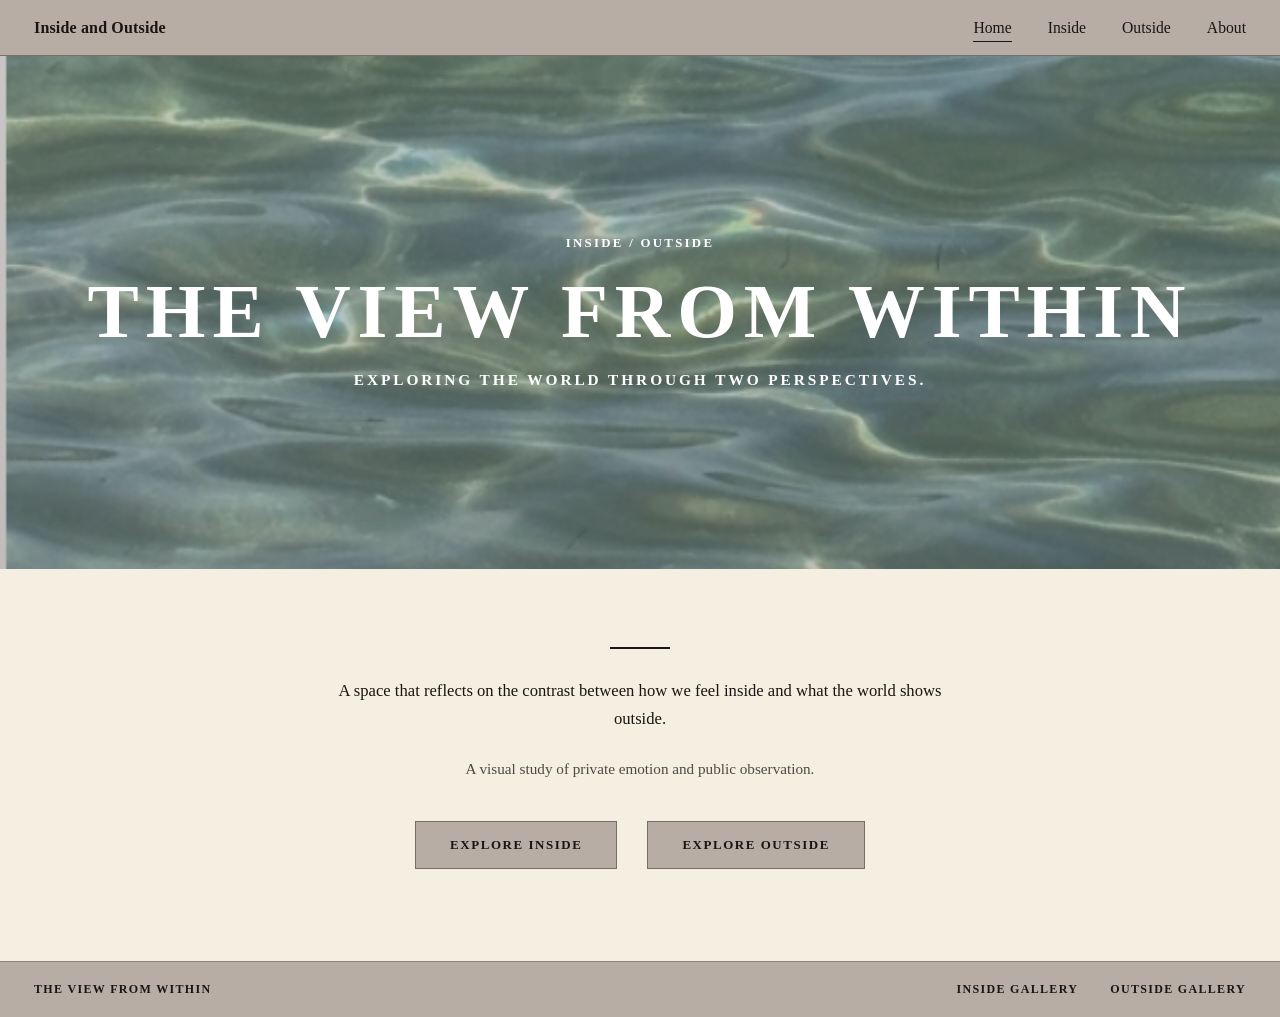
<file: index.html>
<!DOCTYPE html>
<html lang="en">
<head>
  <meta charset="UTF-8" />
  <meta name="viewport" content="width=device-width, initial-scale=1.0" />
  <title>Inside and Outside | Home</title>
  <link rel="stylesheet" href="style.css" />
</head>

<body class="home-page">

  <a class="skip-link" href="#main-content">Skip to content</a>

  <header class="site-header">
    <a href="index.html" class="logo">Inside and Outside</a>

    <button
      class="menu-toggle"
      id="menuToggle"
      type="button"
      aria-label="Open navigation menu"
      aria-controls="primaryNavigation"
      aria-expanded="false">
      ☰
    </button>

    <nav class="nav-links" id="primaryNavigation" aria-label="Primary navigation">
      <a href="index.html" class="active" aria-current="page">Home</a>
      <a href="inside.html">Inside</a>
      <a href="outside.html">Outside</a>
      <a href="about.html">About</a>
    </nav>
  </header>

  <main id="main-content">

    <section class="hero">
      <div class="hero-overlay fade-in">
        <p class="small-label hero-label">Inside / Outside</p>
        <h1>The View From Within</h1>
        <p class="hero-subtitle">Exploring the world through two perspectives.</p>
      </div>
    </section>

    <section class="intro-section fade-in">
      <p class="intro-statement">
        A space that reflects on the contrast between how we feel inside
        and what the world shows outside.
      </p>

      <p class="concept-line">
        A visual study of private emotion and public observation.
      </p>

      <div class="button-row">
        <a href="inside.html" class="btn neutral-btn">Explore Inside</a>
        <a href="outside.html" class="btn neutral-btn">Explore Outside</a>
      </div>
    </section>

  </main>

  <footer class="site-footer">
    <span class="footer-title">The View From Within</span>

    <div class="footer-links">
      <a href="inside-gallery.html">Inside Gallery</a>
      <a href="outside-gallery.html">Outside Gallery</a>
    </div>
  </footer>

  <script src="script.js"></script>
</body>
</html>
</file>
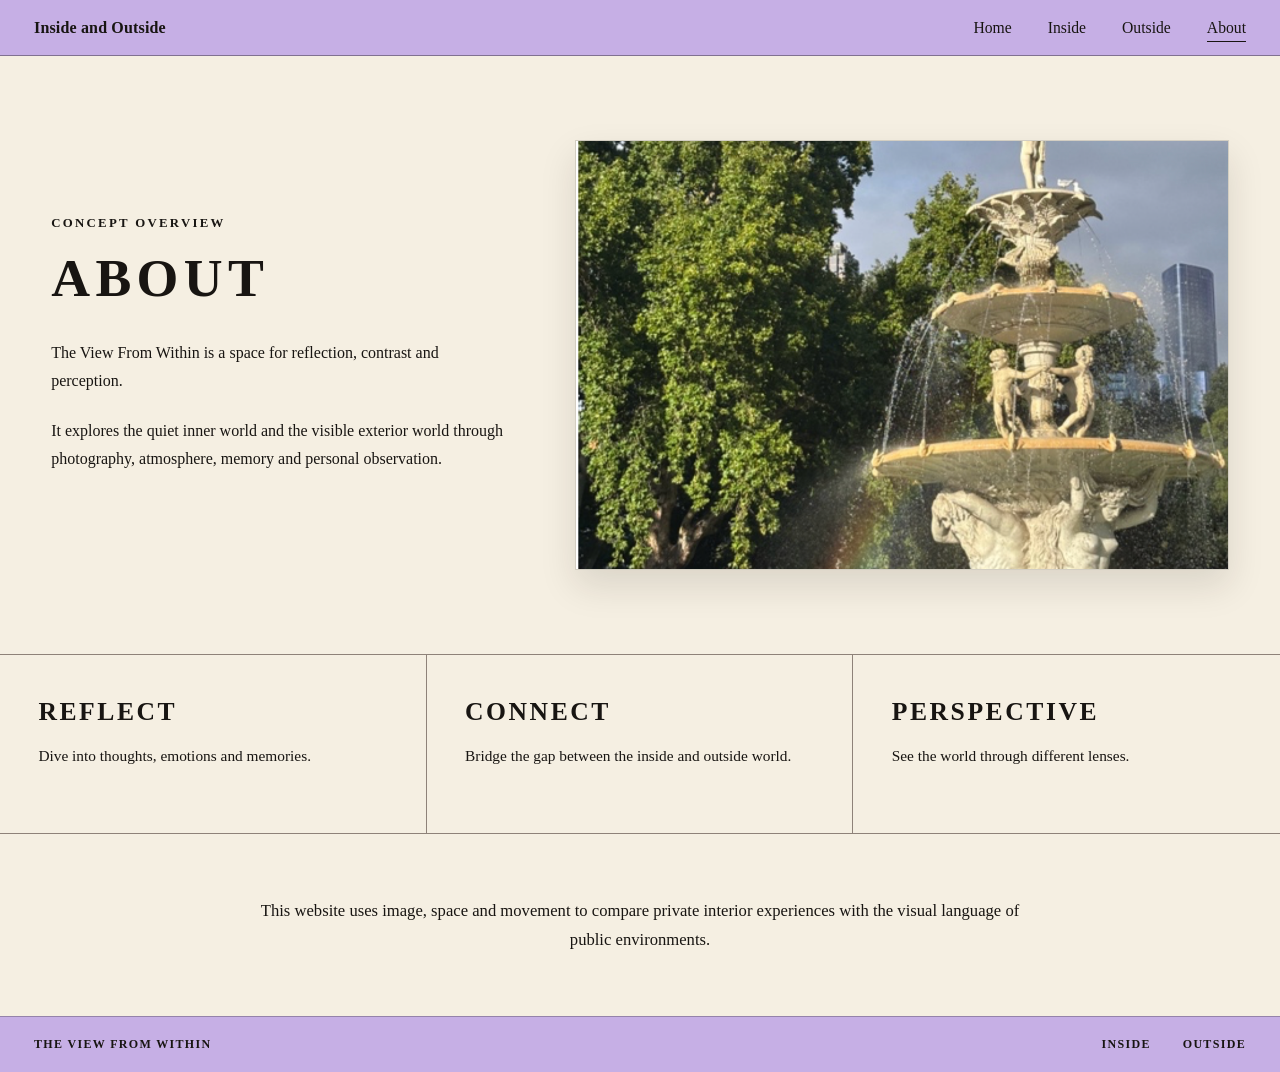
<file: about.html>
<!DOCTYPE html>
<html lang="en">
<head>
  <meta charset="UTF-8" />
  <meta name="viewport" content="width=device-width, initial-scale=1.0" />
  <title>Inside and Outside | About</title>
  <link rel="stylesheet" href="style.css" />
</head>

<body class="about-page">

  <a class="skip-link" href="#main-content">Skip to content</a>

  <header class="site-header purple-header">
    <a href="index.html" class="logo">Inside and Outside</a>

    <button
      class="menu-toggle"
      id="menuToggle"
      type="button"
      aria-label="Open navigation menu"
      aria-controls="primaryNavigation"
      aria-expanded="false">
      ☰
    </button>

    <nav class="nav-links" id="primaryNavigation" aria-label="Primary navigation">
      <a href="index.html">Home</a>
      <a href="inside.html">Inside</a>
      <a href="outside.html">Outside</a>
      <a href="about.html" class="active" aria-current="page">About</a>
    </nav>
  </header>

  <main id="main-content" class="about-layout fade-in">

    <section class="about-text">
      <p class="small-label">Concept Overview</p>

      <h1>About</h1>

      <p class="about-copy">
        The View From Within is a space for reflection, contrast and perception.
      </p>

      <p class="about-copy">
        It explores the quiet inner world and the visible exterior world
        through photography, atmosphere, memory and personal observation.
      </p>
    </section>

    <section class="about-image">
      <img
        src="images/about-main.jpg"
        alt="An outdoor fountain surrounded by greenery and city architecture." />
    </section>

  </main>

  <section class="about-cards" aria-label="Project themes">

    <article class="card">
      <h2>Reflect</h2>
      <p>Dive into thoughts, emotions and memories.</p>
    </article>

    <article class="card">
      <h2>Connect</h2>
      <p>Bridge the gap between the inside and outside world.</p>
    </article>

    <article class="card">
      <h2>Perspective</h2>
      <p>See the world through different lenses.</p>
    </article>

  </section>

  <section class="closing-section">
    <p>
      This website uses image, space and movement to compare private
      interior experiences with the visual language of public environments.
    </p>
  </section>

  <footer class="site-footer purple-footer">
    <span class="footer-title">The View From Within</span>

    <div class="footer-links">
      <a href="inside.html">Inside</a>
      <a href="outside.html">Outside</a>
    </div>
  </footer>

  <script src="script.js"></script>
</body>
</html>
</file>
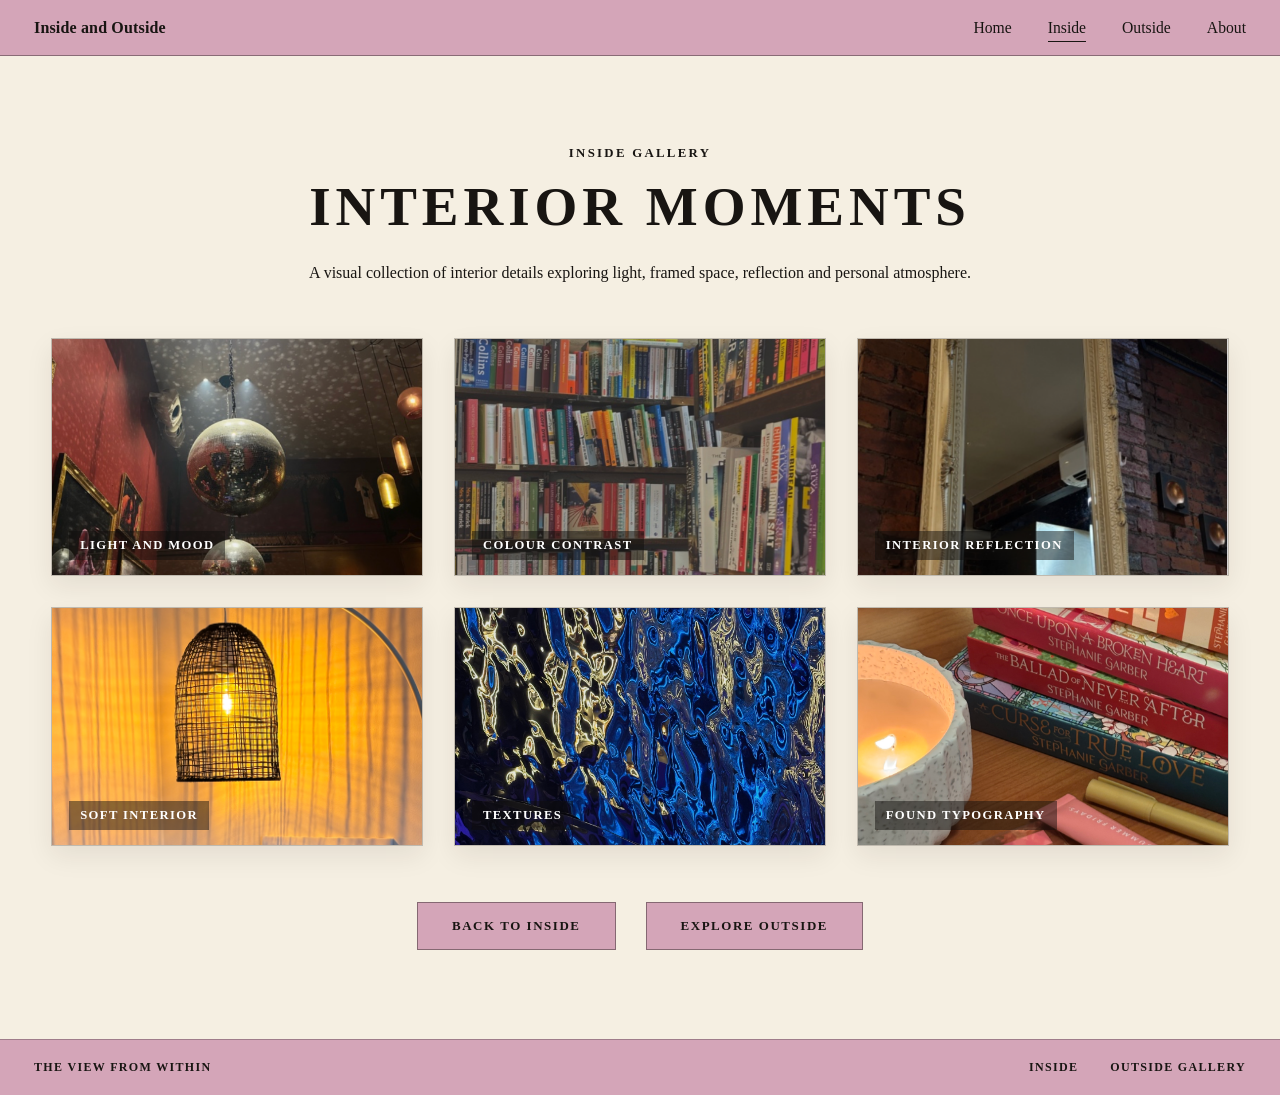
<file: inside-gallery.html>
<!DOCTYPE html>
<html lang="en">
<head>
  <meta charset="UTF-8" />
  <meta name="viewport" content="width=device-width, initial-scale=1.0" />
  <title>Inside Gallery | Inside and Outside</title>
  <link rel="stylesheet" href="style.css" />
</head>

<body class="inside-gallery-page">

  <a class="skip-link" href="#main-content">Skip to content</a>

  <header class="site-header pink-header">
    <a href="index.html" class="logo">Inside and Outside</a>

    <button
      class="menu-toggle"
      id="menuToggle"
      type="button"
      aria-label="Open navigation menu"
      aria-controls="primaryNavigation"
      aria-expanded="false">
      ☰
    </button>

    <nav class="nav-links" id="primaryNavigation" aria-label="Primary navigation">
      <a href="index.html">Home</a>
      <a href="inside.html" class="active" aria-current="page">Inside</a>
      <a href="outside.html">Outside</a>
      <a href="about.html">About</a>
    </nav>
  </header>

  <main id="main-content" class="gallery-page fade-in">

    <section class="gallery-heading">
      <p class="small-label">Inside Gallery</p>

      <h1>Interior Moments</h1>

      <p class="gallery-description">
        A visual collection of interior details exploring light, framed space,
        reflection and personal atmosphere.
      </p>
    </section>

    <section class="image-grid six" aria-label="Interior photography gallery">

      <figure tabindex="0">
        <img
          src="images/inside-1.jpg"
          alt="A mirrored sphere and soft lighting in an interior setting." />
        <figcaption>Light and Mood</figcaption>
      </figure>

      <figure tabindex="0">
        <img
          src="images/inside-2.jpg"
          alt="A bookcase showing varied colours and printed titles." />
        <figcaption>Colour Contrast</figcaption>
      </figure>

      <figure tabindex="0">
        <img
          src="images/inside-3.jpg"
          alt="A framed mirror against an interior brick wall." />
        <figcaption>Interior Reflection</figcaption>
      </figure>

      <figure tabindex="0">
        <img
          src="images/inside-4.jpg"
          alt="A softly glowing lamp against warm curtains." />
        <figcaption>Soft Interior</figcaption>
      </figure>

      <figure tabindex="0">
        <img
          src="images/inside-5.jpg"
          alt="An abstract blue and gold reflective surface." />
        <figcaption>Textures</figcaption>
      </figure>

      <figure tabindex="0">
        <img
          src="images/inside-6.jpg"
          alt="Books and objects arranged beside a softly lit candle." />
        <figcaption>Found Typography</figcaption>
      </figure>

    </section>

    <div class="center-button double-buttons">
      <a href="inside.html" class="btn pink-btn">Back to Inside</a>
      <a href="outside.html" class="btn pink-btn">Explore Outside</a>
    </div>

  </main>

  <footer class="site-footer pink-footer">
    <span class="footer-title">The View From Within</span>

    <div class="footer-links">
      <a href="inside.html">Inside</a>
      <a href="outside-gallery.html">Outside Gallery</a>
    </div>
  </footer>

  <script src="script.js"></script>
</body>
</html>
</file>
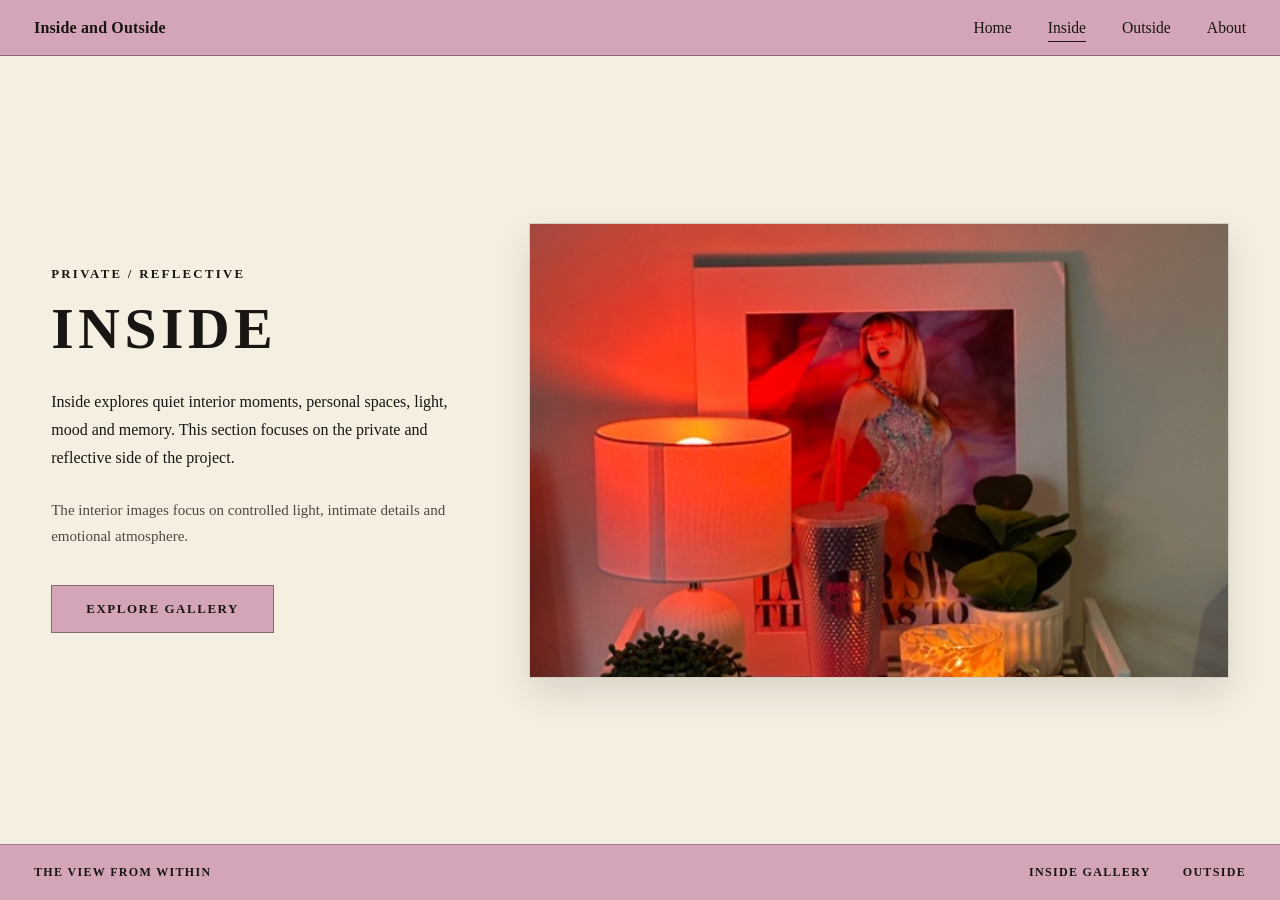
<file: inside.html>
<!DOCTYPE html>
<html lang="en">
<head>
  <meta charset="UTF-8" />
  <meta name="viewport" content="width=device-width, initial-scale=1.0" />
  <title>Inside and Outside | Inside</title>
  <link rel="stylesheet" href="style.css" />
</head>

<body class="inside-main-page">

  <a class="skip-link" href="#main-content">Skip to content</a>

  <header class="site-header pink-header">
    <a href="index.html" class="logo">Inside and Outside</a>

    <button
      class="menu-toggle"
      id="menuToggle"
      type="button"
      aria-label="Open navigation menu"
      aria-controls="primaryNavigation"
      aria-expanded="false">
      ☰
    </button>

    <nav class="nav-links" id="primaryNavigation" aria-label="Primary navigation">
      <a href="index.html">Home</a>
      <a href="inside.html" class="active" aria-current="page">Inside</a>
      <a href="outside.html">Outside</a>
      <a href="about.html">About</a>
    </nav>
  </header>

  <main id="main-content" class="main-feature-page fade-in">

    <section class="feature-text">
      <p class="small-label">Private / Reflective</p>

      <h1>Inside</h1>

      <p class="feature-copy">
        Inside explores quiet interior moments, personal spaces, light,
        mood and memory. This section focuses on the private and reflective
        side of the project.
      </p>

      <p class="supporting-line">
        The interior images focus on controlled light, intimate details
        and emotional atmosphere.
      </p>

      <a href="inside-gallery.html" class="btn pink-btn">Explore Gallery</a>
    </section>

    <section class="feature-image">
      <img
        src="images/inside-main.jpg"
        alt="A warmly lit interior arrangement with a lamp, plant and framed image." />
    </section>

  </main>

  <footer class="site-footer pink-footer">
    <span class="footer-title">The View From Within</span>

    <div class="footer-links">
      <a href="inside-gallery.html">Inside Gallery</a>
      <a href="outside.html">Outside</a>
    </div>
  </footer>

  <script src="script.js"></script>
</body>
</html>
</file>
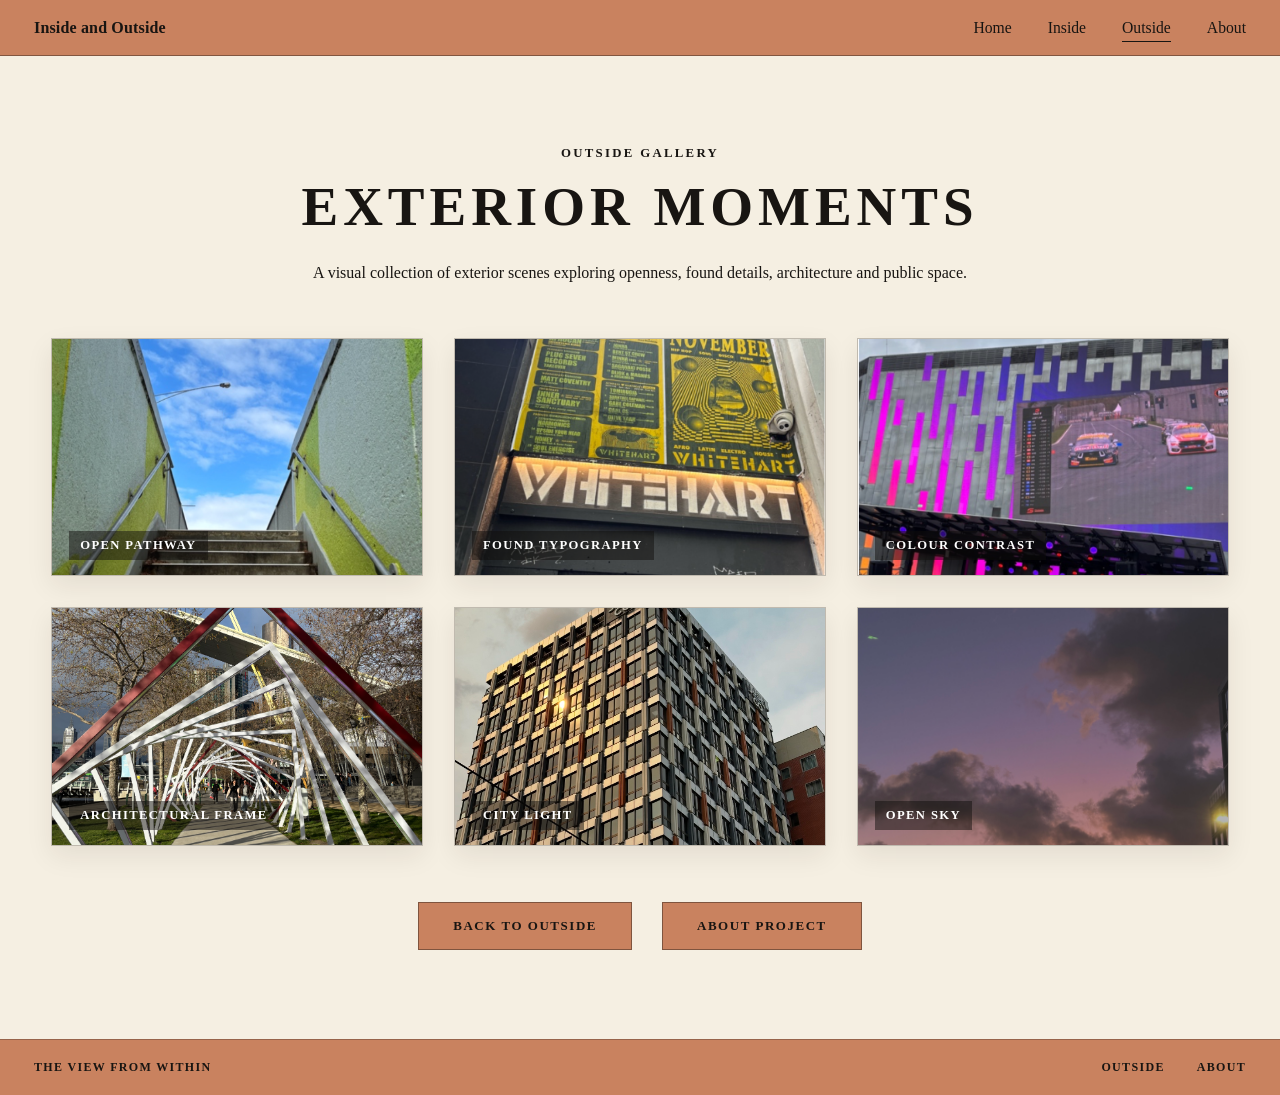
<file: outside-gallery.html>
<!DOCTYPE html>
<html lang="en">
<head>
  <meta charset="UTF-8" />
  <meta name="viewport" content="width=device-width, initial-scale=1.0" />
  <title>Outside Gallery | Inside and Outside</title>
  <link rel="stylesheet" href="style.css" />
</head>

<body class="outside-gallery-page">

  <a class="skip-link" href="#main-content">Skip to content</a>

  <header class="site-header orange-header">
    <a href="index.html" class="logo">Inside and Outside</a>

    <button
      class="menu-toggle"
      id="menuToggle"
      type="button"
      aria-label="Open navigation menu"
      aria-controls="primaryNavigation"
      aria-expanded="false">
      ☰
    </button>

    <nav class="nav-links" id="primaryNavigation" aria-label="Primary navigation">
      <a href="index.html">Home</a>
      <a href="inside.html">Inside</a>
      <a href="outside.html" class="active" aria-current="page">Outside</a>
      <a href="about.html">About</a>
    </nav>
  </header>

  <main id="main-content" class="gallery-page fade-in">

    <section class="gallery-heading">
      <p class="small-label">Outside Gallery</p>

      <h1>Exterior Moments</h1>

      <p class="gallery-description">
        A visual collection of exterior scenes exploring openness, found
        details, architecture and public space.
      </p>
    </section>

    <section class="image-grid six" aria-label="Exterior photography gallery">

      <figure tabindex="0">
        <img
          src="images/outside-1.jpg"
          alt="A staircase between two green walls opening toward blue sky." />
        <figcaption>Open Pathway</figcaption>
      </figure>

      <figure tabindex="0">
        <img
          src="images/outside-2.jpg"
          alt="A street sign displaying expressive found typography." />
        <figcaption>Found Typography</figcaption>
      </figure>

      <figure tabindex="0">
        <img
          src="images/outside-3.jpg"
          alt="A public screen with purple lighting and racing imagery." />
        <figcaption>Colour Contrast</figcaption>
      </figure>

      <figure tabindex="0">
        <img
          src="images/outside-4.jpg"
          alt="A geometric outdoor structure framing a walkway." />
        <figcaption>Architectural Frame</figcaption>
      </figure>

      <figure tabindex="0">
        <img
          src="images/outside-5.jpg"
          alt="Sunlight reflecting through the windows of an urban building." />
        <figcaption>City Light</figcaption>
      </figure>

      <figure tabindex="0">
        <img
          src="images/outside-6.jpg"
          alt="Soft clouds in a pastel-coloured evening sky." />
        <figcaption>Open Sky</figcaption>
      </figure>

    </section>

    <div class="center-button double-buttons">
      <a href="outside.html" class="btn orange-btn">Back to Outside</a>
      <a href="about.html" class="btn orange-btn">About Project</a>
    </div>

  </main>

  <footer class="site-footer orange-footer">
    <span class="footer-title">The View From Within</span>

    <div class="footer-links">
      <a href="outside.html">Outside</a>
      <a href="about.html">About</a>
    </div>
  </footer>

  <script src="script.js"></script>
</body>
</html>
</file>
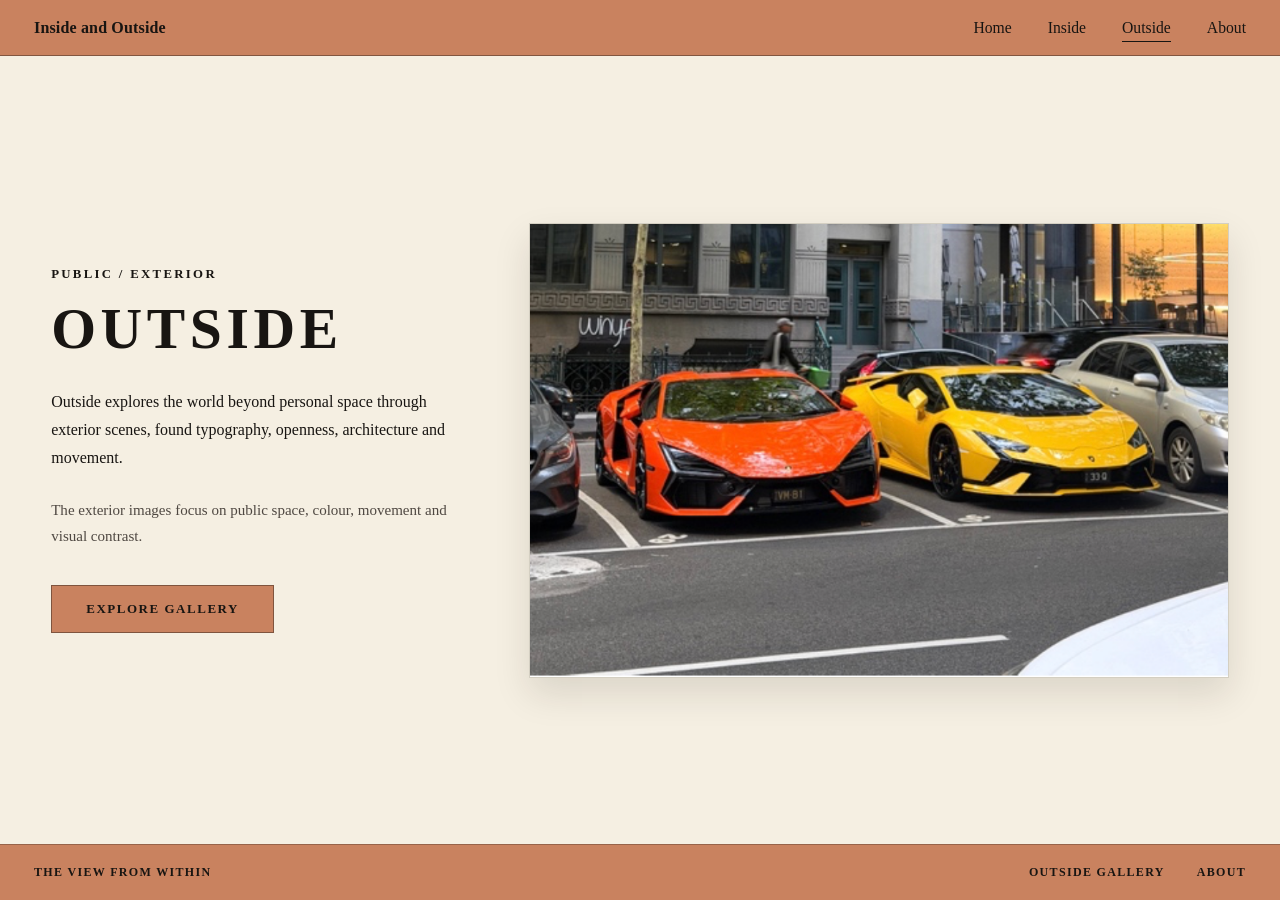
<file: outside.html>
<!DOCTYPE html>
<html lang="en">
<head>
  <meta charset="UTF-8" />
  <meta name="viewport" content="width=device-width, initial-scale=1.0" />
  <title>Inside and Outside | Outside</title>
  <link rel="stylesheet" href="style.css" />
</head>

<body class="outside-main-page">

  <a class="skip-link" href="#main-content">Skip to content</a>

  <header class="site-header orange-header">
    <a href="index.html" class="logo">Inside and Outside</a>

    <button
      class="menu-toggle"
      id="menuToggle"
      type="button"
      aria-label="Open navigation menu"
      aria-controls="primaryNavigation"
      aria-expanded="false">
      ☰
    </button>

    <nav class="nav-links" id="primaryNavigation" aria-label="Primary navigation">
      <a href="index.html">Home</a>
      <a href="inside.html">Inside</a>
      <a href="outside.html" class="active" aria-current="page">Outside</a>
      <a href="about.html">About</a>
    </nav>
  </header>

  <main id="main-content" class="main-feature-page fade-in">

    <section class="feature-text">
      <p class="small-label">Public / Exterior</p>

      <h1>Outside</h1>

      <p class="feature-copy">
        Outside explores the world beyond personal space through exterior
        scenes, found typography, openness, architecture and movement.
      </p>

      <p class="supporting-line">
        The exterior images focus on public space, colour, movement
        and visual contrast.
      </p>

      <a href="outside-gallery.html" class="btn orange-btn">Explore Gallery</a>
    </section>

    <section class="feature-image">
      <img
        src="images/outside-main.jpg"
        alt="Bright orange and yellow cars parked in a public street scene." />
    </section>

  </main>

  <footer class="site-footer orange-footer">
    <span class="footer-title">The View From Within</span>

    <div class="footer-links">
      <a href="outside-gallery.html">Outside Gallery</a>
      <a href="about.html">About</a>
    </div>
  </footer>

  <script src="script.js"></script>
</body>
</html>
</file>
<file: style.css>
/* ===============================
   THE VIEW FROM WITHIN
   Final Website Styles
   =============================== */

:root {
  --background: #f5efe2;
  --ink: #181512;
  --neutral: #b7ada4;
  --inside: #d4a5b8;
  --outside: #c9825f;
  --about: #c6afe5;
  --line: #8e8279;
  --paragraph: #4f4842;
  --shadow: 0 16px 34px rgba(32, 24, 18, 0.12);
  --content-width: 1440px;
  --transition: 250ms ease;
}

/* ===============================
   Reset and General Styles
   =============================== */

* {
  margin: 0;
  padding: 0;
  box-sizing: border-box;
}

html {
  scroll-behavior: smooth;
}

body {
  min-height: 100vh;
  display: flex;
  flex-direction: column;
  font-family: Georgia, "Times New Roman", serif;
  background: var(--background);
  color: var(--ink);
}

main {
  flex: 1;
}

a {
  color: inherit;
  text-decoration: none;
}

img {
  width: 100%;
  display: block;
  object-fit: cover;
}

/* ===============================
   Accessibility
   =============================== */

.skip-link {
  position: absolute;
  top: -60px;
  left: 18px;
  z-index: 1000;
  padding: 12px 16px;
  background: var(--ink);
  color: var(--background);
}

.skip-link:focus {
  top: 12px;
}

a:focus-visible,
button:focus-visible,
figure:focus-visible {
  outline: 3px solid var(--ink);
  outline-offset: 4px;
}

/* ===============================
   Header and Navigation
   =============================== */

.site-header {
  width: 100%;
  min-height: 56px;
  padding: 12px clamp(20px, 3vw, 34px);
  display: flex;
  align-items: center;
  justify-content: space-between;
  background: var(--neutral);
  border-bottom: 1px solid rgba(24, 21, 18, 0.4);
  position: sticky;
  top: 0;
  z-index: 100;
}

.logo {
  font-size: 1rem;
  font-weight: bold;
  letter-spacing: 0.01em;
}

.nav-links {
  display: flex;
  align-items: center;
  gap: clamp(20px, 3vw, 36px);
}

.nav-links a {
  position: relative;
  padding: 5px 0;
  font-size: 0.98rem;
}

.nav-links a::after {
  content: "";
  position: absolute;
  right: 0;
  bottom: 0;
  left: 0;
  height: 1px;
  background: var(--ink);
  transform: scaleX(0);
  transform-origin: left;
  transition: transform var(--transition);
}

.nav-links a:hover::after,
.nav-links a.active::after,
.nav-links a[aria-current="page"]::after {
  transform: scaleX(1);
}

.menu-toggle {
  display: none;
  border: none;
  background: transparent;
  color: var(--ink);
  font-size: 1.45rem;
  cursor: pointer;
}

/* Header page colours */

.pink-header {
  background: var(--inside);
}

.orange-header {
  background: var(--outside);
}

.purple-header {
  background: var(--about);
}

/* ===============================
   Typography
   =============================== */

.small-label {
  margin-bottom: 16px;
  font-size: 0.8rem;
  font-weight: bold;
  text-transform: uppercase;
  letter-spacing: 0.18em;
}

h1,
h2,
figcaption,
.btn {
  text-transform: uppercase;
}

/* ===============================
   Buttons
   =============================== */

.btn {
  min-height: 48px;
  padding: 13px 34px;
  display: inline-flex;
  align-items: center;
  justify-content: center;
  border: 1px solid rgba(24, 21, 18, 0.42);
  font-size: 0.81rem;
  font-weight: bold;
  letter-spacing: 0.12em;
  transition:
    transform var(--transition),
    background-color var(--transition),
    color var(--transition),
    border-color var(--transition);
}

.neutral-btn {
  background: var(--neutral);
}

.pink-btn {
  background: var(--inside);
}

.orange-btn {
  background: var(--outside);
}

.btn:hover,
.btn:focus-visible {
  background: var(--ink);
  border-color: var(--ink);
  color: var(--background);
  transform: translateY(-3px);
}

.button-row,
.double-buttons {
  display: flex;
  justify-content: center;
  flex-wrap: wrap;
  gap: 30px;
}

.center-button {
  margin-top: clamp(38px, 5vw, 56px);
  text-align: center;
}

/* ===============================
   Home Page
   =============================== */

.hero {
  min-height: clamp(420px, 57vh, 560px);
  padding: 32px 20px;
  display: flex;
  align-items: center;
  justify-content: center;
  background-image:
    linear-gradient(rgba(32, 28, 24, 0.25), rgba(32, 28, 24, 0.29)),
    url("images/home-bg.jpg");
  background-size: cover;
  background-position: center;
}

.hero-overlay {
  max-width: 1200px;
  text-align: center;
  color: #ffffff;
}

.hero-label {
  margin-bottom: 20px;
  color: #ffffff;
}

.hero h1 {
  margin-bottom: 18px;
  font-size: clamp(2.5rem, 6vw, 5.2rem);
  line-height: 1.08;
  letter-spacing: clamp(0.09em, 0.35vw, 0.16em);
}

.hero-subtitle {
  font-size: clamp(0.82rem, 1.25vw, 0.96rem);
  font-weight: bold;
  text-transform: uppercase;
  letter-spacing: 0.19em;
}

.intro-section {
  max-width: 780px;
  margin: 0 auto;
  padding: clamp(58px, 7vw, 78px) 22px clamp(66px, 8vw, 92px);
  text-align: center;
}

.intro-section::before {
  content: "";
  width: 60px;
  height: 2px;
  display: block;
  margin: 0 auto 28px;
  background: var(--ink);
}

.intro-statement {
  max-width: 610px;
  margin: 0 auto 22px;
  font-size: clamp(1rem, 1.3vw, 1.08rem);
  line-height: 1.7;
}

.concept-line {
  max-width: 580px;
  margin: 0 auto 40px;
  color: var(--paragraph);
  font-size: 0.95rem;
  line-height: 1.7;
}

/* ===============================
   Inside and Outside Main Pages
   =============================== */

.main-feature-page {
  width: min(var(--content-width), 100%);
  min-height: calc(100vh - 112px);
  margin: 0 auto;
  padding: clamp(58px, 7vw, 92px) clamp(22px, 4vw, 58px);
  display: grid;
  grid-template-columns: minmax(285px, 0.84fr) minmax(420px, 1.42fr);
  align-items: center;
  gap: clamp(42px, 5vw, 76px);
}

.feature-text h1 {
  margin-bottom: 28px;
  font-size: clamp(3rem, 4.5vw, 3.7rem);
  line-height: 1.08;
  letter-spacing: 0.08em;
}

.feature-copy {
  max-width: 450px;
  margin-bottom: 26px;
  font-size: 1rem;
  line-height: 1.75;
}

.supporting-line {
  max-width: 450px;
  margin-bottom: 36px;
  color: var(--paragraph);
  font-size: 0.94rem;
  line-height: 1.7;
}

.feature-image img {
  height: clamp(370px, 39vw, 455px);
  border: 1px solid rgba(24, 21, 18, 0.15);
  box-shadow: var(--shadow);
}

.inside-main-page .feature-image img {
  object-position: center center;
}

.outside-main-page .feature-image img {
  object-position: center bottom;
}

/* ===============================
   Gallery Pages
   =============================== */

.gallery-page {
  width: min(var(--content-width), 100%);
  margin: 0 auto;
  padding:
    clamp(62px, 7vw, 92px)
    clamp(20px, 4vw, 58px)
    clamp(64px, 7vw, 96px);
}

.gallery-heading {
  max-width: 860px;
  margin: 0 auto clamp(38px, 4vw, 58px);
  text-align: center;
}

.gallery-heading h1 {
  margin-bottom: 22px;
  font-size: clamp(2.45rem, 4.3vw, 3.45rem);
  line-height: 1.1;
  letter-spacing: 0.09em;
}

.gallery-description {
  max-width: 690px;
  margin: 0 auto;
  font-size: 1rem;
  line-height: 1.7;
}

.image-grid {
  width: 100%;
  display: grid;
  gap: clamp(18px, 2.4vw, 32px);
}

.image-grid.six {
  grid-template-columns: repeat(3, 1fr);
}

figure {
  position: relative;
  overflow: hidden;
  background: #ded7cb;
  border: 1px solid rgba(24, 21, 18, 0.15);
  box-shadow: 0 10px 25px rgba(32, 24, 18, 0.08);
}

.image-grid.six img {
  height: clamp(220px, 18.5vw, 275px);
  transition:
    transform 380ms ease,
    filter 380ms ease;
}

figure:hover img,
figure:focus img {
  transform: scale(1.055);
  filter: brightness(0.7);
}

figcaption {
  position: absolute;
  left: 17px;
  bottom: 15px;
  padding: 7px 11px;
  background: rgba(16, 14, 12, 0.48);
  color: #ffffff;
  font-size: 0.79rem;
  font-weight: bold;
  letter-spacing: 0.11em;
  transition: background-color var(--transition);
}

figure:hover figcaption,
figure:focus figcaption {
  background: rgba(16, 14, 12, 0.74);
}

.inside-gallery-page .image-grid.six figure:nth-child(4) img {
  object-position: top center;
}

/* ===============================
   About Page
   =============================== */

.about-layout {
  width: min(var(--content-width), 100%);
  min-height: 560px;
  margin: 0 auto;
  padding: clamp(58px, 7vw, 84px) clamp(22px, 4vw, 58px);
  display: grid;
  grid-template-columns: minmax(290px, 0.9fr) minmax(430px, 1.28fr);
  align-items: center;
  gap: clamp(42px, 5vw, 76px);
}

.about-text h1 {
  margin-bottom: 30px;
  font-size: clamp(2.8rem, 4.2vw, 3.4rem);
  letter-spacing: 0.1em;
}

.about-copy {
  max-width: 460px;
  margin-bottom: 22px;
  font-size: 1rem;
  line-height: 1.75;
}

.about-image img {
  height: clamp(360px, 35vw, 430px);
  border: 1px solid rgba(24, 21, 18, 0.15);
  box-shadow: var(--shadow);
  object-position: center center;
}

.about-cards {
  display: grid;
  grid-template-columns: repeat(3, 1fr);
  border-top: 1px solid var(--line);
  border-bottom: 1px solid var(--line);
}

.card {
  min-height: 178px;
  padding: clamp(30px, 3.3vw, 46px) clamp(22px, 3vw, 42px);
  border-right: 1px solid var(--line);
  transition: background-color var(--transition);
}

.card:last-child {
  border-right: none;
}

.card:hover {
  background: rgba(198, 175, 229, 0.25);
}

.card h2 {
  margin-bottom: 16px;
  font-size: clamp(1.35rem, 2vw, 1.65rem);
  letter-spacing: 0.1em;
}

.card p {
  font-size: 0.96rem;
  line-height: 1.65;
}

.closing-section {
  min-height: 182px;
  padding: 42px 24px;
  display: flex;
  align-items: center;
  justify-content: center;
  text-align: center;
}

.closing-section p {
  max-width: 780px;
  font-size: 1.04rem;
  line-height: 1.75;
}

/* ===============================
   Footer
   Footer colours match headers
   =============================== */

.site-footer {
  min-height: 56px;
  padding: 13px clamp(20px, 3vw, 34px);
  display: flex;
  align-items: center;
  justify-content: space-between;
  gap: 20px;
  border-top: 1px solid rgba(24, 21, 18, 0.28);
  font-size: 0.75rem;
  font-weight: bold;
  text-transform: uppercase;
  letter-spacing: 0.11em;
}

/* Home: neutral header and footer */

.home-page .site-header,
.home-page .site-footer {
  background: var(--neutral);
}

/* Inside: pink header and footer */

.inside-main-page .site-header,
.inside-main-page .site-footer,
.inside-gallery-page .site-header,
.inside-gallery-page .site-footer {
  background: var(--inside);
}

/* Outside: orange header and footer */

.outside-main-page .site-header,
.outside-main-page .site-footer,
.outside-gallery-page .site-header,
.outside-gallery-page .site-footer {
  background: var(--outside);
}

/* About: purple header and footer */

.about-page .site-header,
.about-page .site-footer {
  background: var(--about);
}

.footer-links {
  display: flex;
  gap: clamp(18px, 3vw, 32px);
}

.footer-links a:hover {
  text-decoration: underline;
  text-underline-offset: 4px;
}

/* ===============================
   Animation
   =============================== */

.fade-in {
  animation: fadeIn 720ms ease both;
}

@keyframes fadeIn {
  from {
    opacity: 0;
    transform: translateY(14px);
  }

  to {
    opacity: 1;
    transform: translateY(0);
  }
}

/* ===============================
   Tablet Layout
   =============================== */

@media (max-width: 1000px) {
  .main-feature-page,
  .about-layout {
    max-width: 720px;
    min-height: auto;
    grid-template-columns: 1fr;
    gap: 38px;
  }

  .feature-text,
  .about-text {
    max-width: 590px;
  }

  .feature-image img,
  .about-image img {
    height: clamp(320px, 54vw, 430px);
  }

  .image-grid.six {
    grid-template-columns: repeat(2, 1fr);
  }

  .image-grid.six img {
    height: clamp(225px, 31vw, 290px);
  }
}

/* ===============================
   Mobile Layout
   =============================== */

@media (max-width: 680px) {
  .site-header {
    min-height: 56px;
    padding: 13px 18px;
  }

  .logo {
    font-size: 0.94rem;
  }

  .menu-toggle {
    display: block;
  }

  .nav-links {
    position: absolute;
    top: 56px;
    right: 0;
    left: 0;
    display: none;
    flex-direction: column;
    align-items: flex-start;
    gap: 18px;
    padding: 18px;
    background: inherit;
    border-bottom: 1px solid rgba(24, 21, 18, 0.42);
    box-shadow: 0 14px 22px rgba(20, 18, 14, 0.12);
  }

  .nav-links.show {
    display: flex;
  }

  .hero {
    min-height: 420px;
  }

  .hero h1 {
    font-size: clamp(2.1rem, 12vw, 3rem);
    letter-spacing: 0.09em;
  }

  .hero-subtitle {
    max-width: 300px;
    margin: 0 auto;
    font-size: 0.75rem;
    line-height: 1.8;
  }

  .intro-section {
    padding: 50px 20px 58px;
  }

  .button-row,
  .double-buttons {
    flex-direction: column;
    align-items: stretch;
    gap: 15px;
  }

  .btn {
    width: min(100%, 270px);
    margin: 0 auto;
  }

  .main-feature-page {
    padding: 48px 20px 58px;
  }

  .feature-text h1,
  .about-text h1 {
    font-size: clamp(2.45rem, 14vw, 3rem);
  }

  .feature-image img,
  .about-image img {
    height: 290px;
  }

  .gallery-page {
    padding: 50px 20px 58px;
  }

  .gallery-heading {
    margin-bottom: 34px;
    text-align: left;
  }

  .gallery-heading h1 {
    font-size: clamp(2.1rem, 11vw, 2.65rem);
  }

  .gallery-description {
    margin: 0;
  }

  .image-grid.six {
    grid-template-columns: 1fr;
  }

  .image-grid.six img {
    height: clamp(230px, 63vw, 285px);
  }

  .about-layout {
    padding: 48px 20px;
  }

  .about-cards {
    grid-template-columns: 1fr;
  }

  .card {
    min-height: auto;
    border-right: none;
    border-bottom: 1px solid var(--line);
  }

  .card:last-child {
    border-bottom: none;
  }

  .closing-section {
    min-height: 165px;
    padding: 36px 20px;
  }

  .site-footer {
    flex-direction: column;
    padding-top: 17px;
    padding-bottom: 17px;
    text-align: center;
  }
}

/* ===============================
   Reduced Motion Accessibility
   =============================== */

@media (prefers-reduced-motion: reduce) {
  *,
  *::before,
  *::after {
    scroll-behavior: auto;
    animation-duration: 1ms !important;
    transition-duration: 1ms !important;
  }
}
</file>
